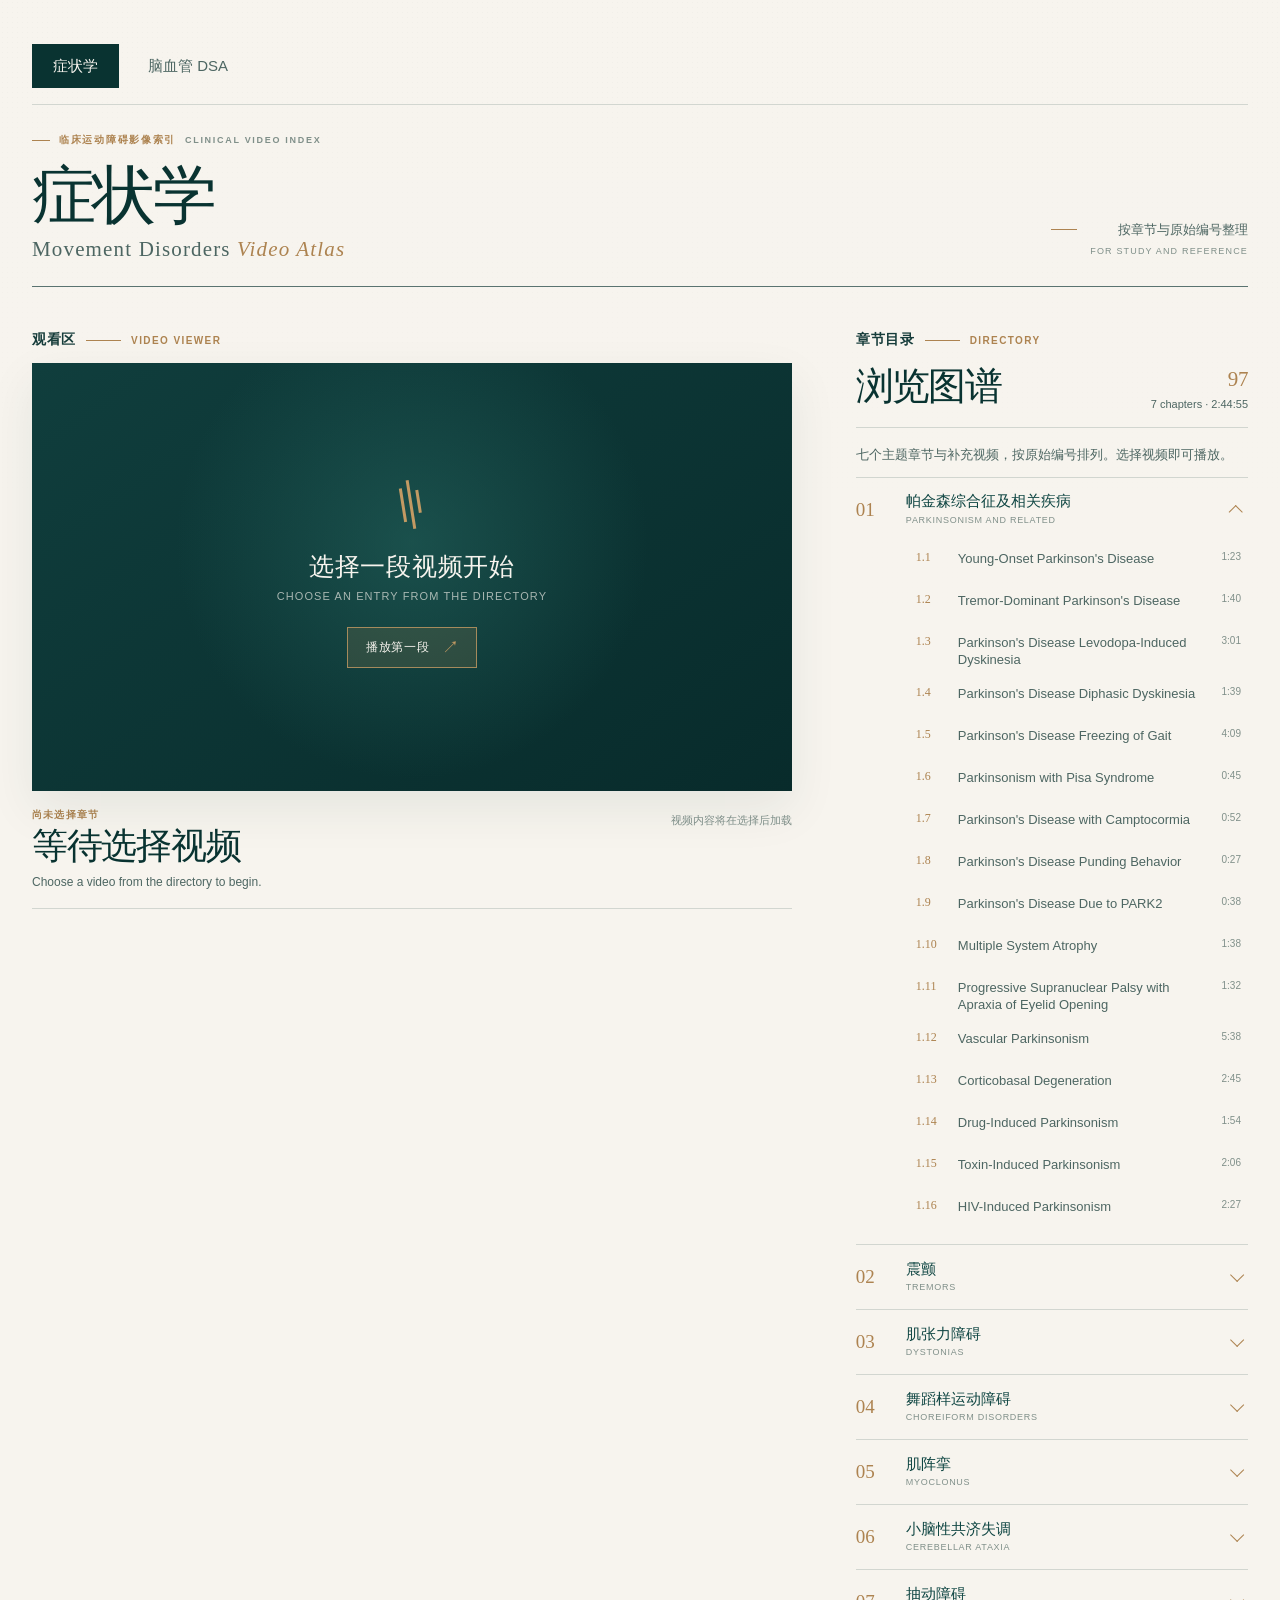
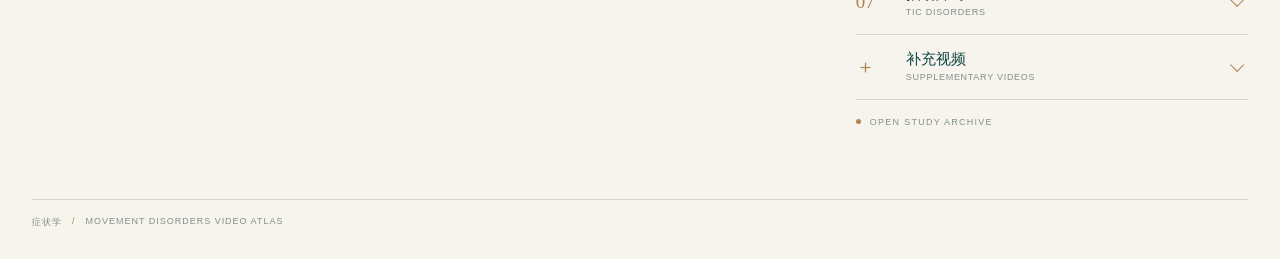
<file: index.html>
<!doctype html>
<html lang="zh-CN">
  <head>
    <meta charset="utf-8">
    <meta name="viewport" content="width=device-width, initial-scale=1">
    <meta name="theme-color" content="#f7f4ee">
    <meta name="description" content="症状学：按章节整理的临床运动障碍视频资料。">
    <title>症状学 · 临床视频资料</title>
    <link rel="icon" href="favicon.svg" type="image/svg+xml">
    <link rel="stylesheet" href="styles.css?v=20261109">
    <script defer src="library.js"></script>
    <script defer src="app.js?v=20261109"></script>
  </head>
  <body>
    <div class="site-shell">
      <header class="site-header">
        <nav class="collection-nav" aria-label="视频专题">
          <a href="./" aria-current="page">症状学</a>
          <a href="dsa.html">脑血管 DSA</a>
        </nav>
        <div class="eyebrow"><span class="eyebrow-mark" aria-hidden="true"></span>临床运动障碍影像索引 <span class="eyebrow-en">CLINICAL VIDEO INDEX</span></div>
        <div class="masthead-row">
          <div>
            <h1>症状学</h1>
            <p class="masthead-subtitle">Movement Disorders <em>Video Atlas</em></p>
          </div>
          <div class="header-note" aria-label="网站说明">
            <span class="note-line"></span>
            <p>按章节与原始编号整理<br><span>For study and reference</span></p>
          </div>
        </div>
        <div class="header-rule" aria-hidden="true"></div>
      </header>

      <main class="atlas-layout">
        <section class="player-panel" id="player-panel" aria-labelledby="player-heading">
          <div class="section-kicker"><span>观看区</span><span class="kicker-line" aria-hidden="true"></span><span>VIDEO VIEWER</span></div>
          <div class="player-frame" id="player-frame">
            <video id="video-player" controls playsinline preload="none" aria-label="视频播放器"></video>
            <div class="player-idle" id="player-idle">
              <div class="idle-glyph" aria-hidden="true"><span></span><span></span><span></span></div>
              <p class="idle-label">选择一段视频开始</p>
              <p class="idle-caption">Choose an entry from the directory</p>
              <button class="primary-button" id="play-first" type="button">播放第一段 <span aria-hidden="true">↗</span></button>
            </div>
            <div class="player-loading" id="player-loading" aria-hidden="true"><span class="spinner" aria-hidden="true"></span><span>正在载入视频…</span></div>
          </div>
          <div class="player-caption" aria-live="polite">
            <div class="player-caption-main">
              <p class="current-chapter" id="current-chapter">尚未选择章节</p>
              <h2 id="player-heading">等待选择视频</h2>
              <p class="player-original" id="player-original">Choose a video from the directory to begin.</p>
            </div>
            <p class="player-status" id="player-status" role="status">视频内容将在选择后加载</p>
          </div>
        </section>

        <aside class="directory-panel" aria-labelledby="directory-heading">
          <div class="directory-topline">
            <div>
              <div class="section-kicker"><span>章节目录</span><span class="kicker-line" aria-hidden="true"></span><span>DIRECTORY</span></div>
              <h2 id="directory-heading">浏览图谱</h2>
            </div>
            <div class="directory-stats" id="directory-stats" aria-label="目录统计"></div>
          </div>
          <p class="directory-intro">七个主题章节与补充视频，按原始编号排列。选择视频即可播放。</p>
          <nav class="chapter-directory" id="chapter-directory" aria-label="视频章节目录">
            <p class="directory-fallback" id="directory-fallback">目录正在准备…</p>
          </nav>
          <div class="directory-footer"><span class="brass-dot" aria-hidden="true"></span><span>open study archive</span></div>
        </aside>
      </main>

      <footer class="site-footer">
        <span>症状学</span><span class="footer-separator" aria-hidden="true">/</span><span>Movement Disorders Video Atlas</span>
      </footer>
    </div>
  </body>
</html>
</file>
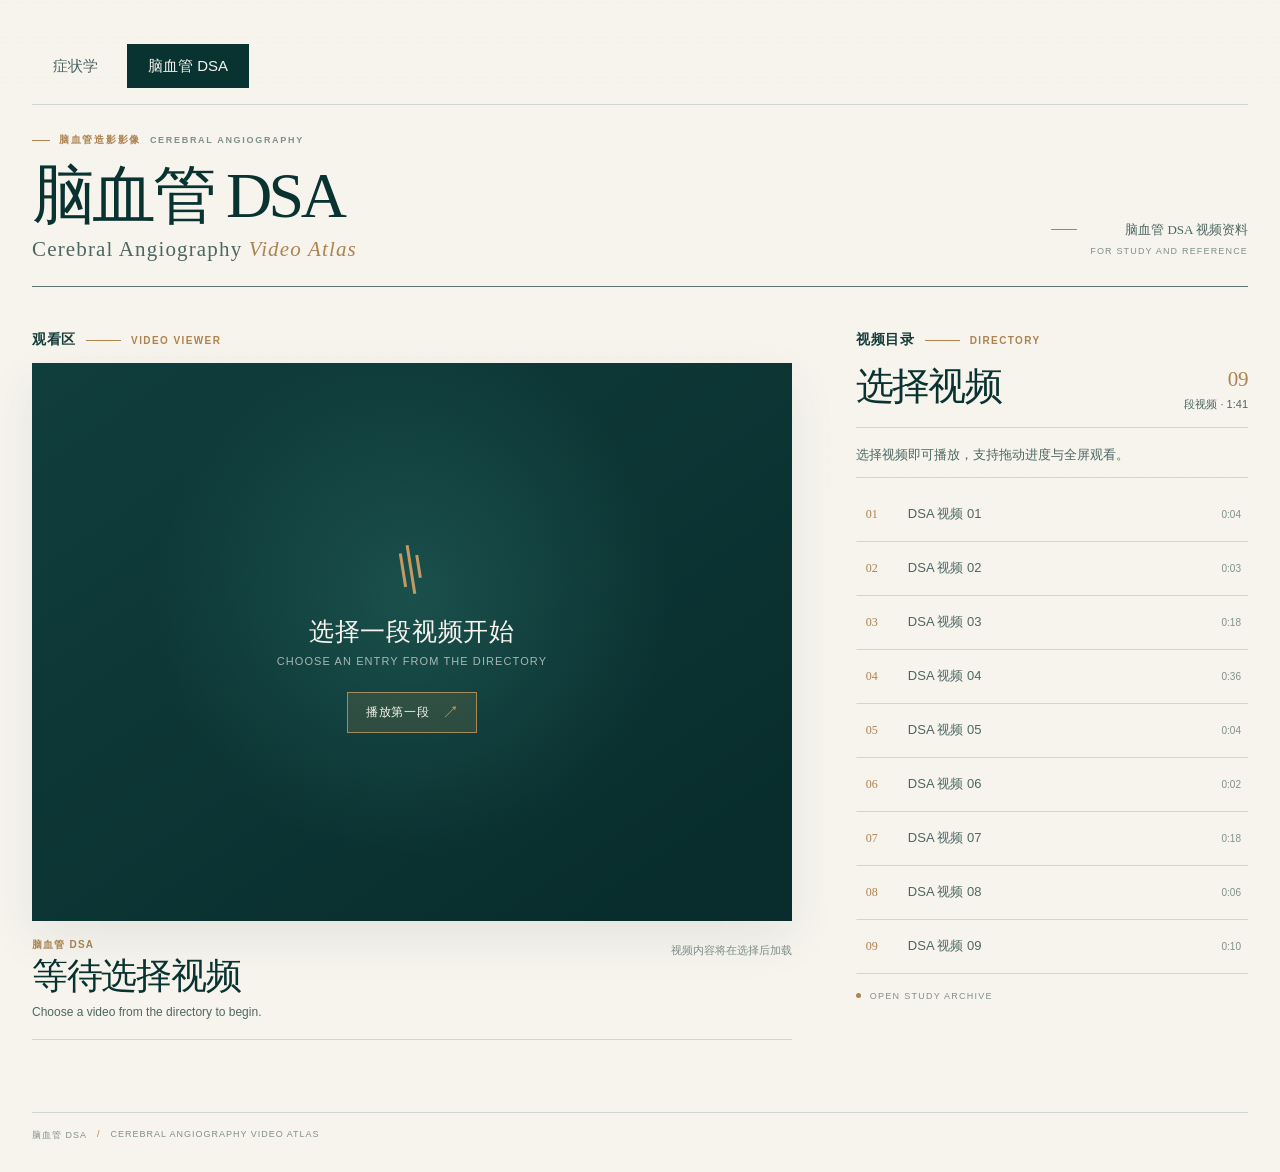
<file: dsa.html>
<!doctype html>
<html lang="zh-CN">
  <head>
    <meta charset="utf-8">
    <meta name="viewport" content="width=device-width, initial-scale=1">
    <meta name="theme-color" content="#f7f4ee">
    <meta name="description" content="脑血管 DSA 视频，选择条目即可在线播放。">
    <title>脑血管 DSA · 临床视频资料</title>
    <link rel="icon" href="favicon.svg" type="image/svg+xml">
    <link rel="stylesheet" href="styles.css?v=20261109">
    <script defer src="dsa-library.js"></script>
    <script defer src="app.js?v=20261109"></script>
  </head>
  <body class="dsa-page">
    <div class="site-shell">
      <header class="site-header">
        <nav class="collection-nav" aria-label="视频专题">
          <a href="./">症状学</a>
          <a href="dsa.html" aria-current="page">脑血管 DSA</a>
        </nav>
        <div class="eyebrow"><span class="eyebrow-mark" aria-hidden="true"></span>脑血管造影影像 <span class="eyebrow-en">CEREBRAL ANGIOGRAPHY</span></div>
        <div class="masthead-row">
          <div>
            <h1>脑血管 DSA</h1>
            <p class="masthead-subtitle">Cerebral Angiography <em>Video Atlas</em></p>
          </div>
          <div class="header-note" aria-label="网站说明">
            <span class="note-line"></span>
            <p>脑血管 DSA 视频资料<br><span>For study and reference</span></p>
          </div>
        </div>
        <div class="header-rule" aria-hidden="true"></div>
      </header>

      <main class="atlas-layout">
        <section class="player-panel" id="player-panel" aria-labelledby="player-heading">
          <div class="section-kicker"><span>观看区</span><span class="kicker-line" aria-hidden="true"></span><span>VIDEO VIEWER</span></div>
          <div class="player-frame" id="player-frame">
            <video id="video-player" controls playsinline preload="none" aria-label="视频播放器"></video>
            <div class="player-idle" id="player-idle">
              <div class="idle-glyph" aria-hidden="true"><span></span><span></span><span></span></div>
              <p class="idle-label">选择一段视频开始</p>
              <p class="idle-caption">Choose an entry from the directory</p>
              <button class="primary-button" id="play-first" type="button">播放第一段 <span aria-hidden="true">↗</span></button>
            </div>
            <div class="player-loading" id="player-loading" aria-hidden="true"><span class="spinner" aria-hidden="true"></span><span>正在载入视频…</span></div>
          </div>
          <div class="player-caption" aria-live="polite">
            <div class="player-caption-main">
              <p class="current-chapter" id="current-chapter">脑血管 DSA</p>
              <h2 id="player-heading">等待选择视频</h2>
              <p class="player-original" id="player-original">Choose a video from the directory to begin.</p>
            </div>
            <p class="player-status" id="player-status" role="status">视频内容将在选择后加载</p>
          </div>
        </section>

        <aside class="directory-panel" aria-labelledby="directory-heading">
          <div class="directory-topline">
            <div>
              <div class="section-kicker"><span>视频目录</span><span class="kicker-line" aria-hidden="true"></span><span>DIRECTORY</span></div>
              <h2 id="directory-heading">选择视频</h2>
            </div>
            <div class="directory-stats" id="directory-stats" aria-label="视频统计"></div>
          </div>
          <p class="directory-intro">选择视频即可播放，支持拖动进度与全屏观看。</p>
          <nav class="chapter-directory" id="chapter-directory" aria-label="脑血管 DSA 视频目录">
            <p class="directory-fallback" id="directory-fallback">目录正在准备…</p>
          </nav>
          <div class="directory-footer"><span class="brass-dot" aria-hidden="true"></span><span>open study archive</span></div>
        </aside>
      </main>

      <footer class="site-footer">
        <span>脑血管 DSA</span><span class="footer-separator" aria-hidden="true">/</span><span>Cerebral Angiography Video Atlas</span>
      </footer>
    </div>
  </body>
</html>
</file>
<file: styles.css>
:root {
  --paper: #f7f4ee;
  --paper-deep: #ece7dc;
  --ink: #173d3b;
  --ink-soft: #4d6662;
  --ink-faint: #80908a;
  --teal: #0e4542;
  --teal-dark: #093331;
  --brass: #ad8350;
  --brass-light: #c39a63;
  --line: rgba(23, 61, 59, 0.16);
  --shadow: 0 18px 45px rgba(23, 61, 59, 0.08);
  --display: "Iowan Old Style", "Baskerville", "Songti SC", "STSong", serif;
  --body: "Aptos", "Segoe UI", "Noto Sans SC", "Microsoft YaHei", sans-serif;
}

* { box-sizing: border-box; }

html { scroll-behavior: smooth; }

body {
  margin: 0;
  color: var(--ink);
  background: var(--paper);
  font-family: var(--body);
  -webkit-font-smoothing: antialiased;
}

body::before {
  position: fixed;
  inset: 0;
  z-index: -1;
  pointer-events: none;
  content: "";
  opacity: .38;
  background-image: radial-gradient(rgba(14, 69, 66, .07) .6px, transparent .6px);
  background-size: 5px 5px;
  mask-image: linear-gradient(to bottom, black, transparent 78%);
}

button, video { font: inherit; }

button { color: inherit; }

.site-shell {
  width: min(1380px, calc(100% - 64px));
  margin: 0 auto;
  padding: 44px 0 30px;
}

.site-header { animation: rise-in .7s ease-out both; }

.collection-nav {
  display: flex;
  flex-wrap: wrap;
  gap: 8px;
  margin-bottom: 28px;
  padding-bottom: 16px;
  border-bottom: 1px solid var(--line);
}
.collection-nav a {
  display: inline-flex;
  align-items: center;
  min-height: 44px;
  padding: 9px 20px;
  border: 1px solid transparent;
  color: var(--ink-soft);
  font-size: 15px;
  text-decoration: none;
}
.collection-nav a:hover { color: var(--teal-dark); background: var(--paper-deep); }
.collection-nav a[aria-current="page"] { color: var(--paper); background: var(--teal-dark); border-color: var(--teal-dark); }

.eyebrow {
  display: flex;
  align-items: center;
  gap: 9px;
  color: var(--brass);
  font-size: 10px;
  font-weight: 700;
  letter-spacing: .17em;
  text-transform: uppercase;
}

.eyebrow-mark { width: 18px; height: 1px; background: var(--brass); }

.eyebrow-en { color: var(--ink-faint); font-size: 9px; font-weight: 600; }

.masthead-row {
  display: flex;
  align-items: end;
  justify-content: space-between;
  gap: 32px;
  padding: 18px 0 24px;
}

h1, h2, p { margin: 0; }

h1 {
  color: var(--teal-dark);
  font-family: var(--display);
  font-size: clamp(38px, 5vw, 68px);
  font-weight: 500;
  letter-spacing: -.055em;
  line-height: .96;
}

.masthead-subtitle {
  margin-top: 11px;
  color: var(--ink-soft);
  font-family: var(--display);
  font-size: clamp(16px, 1.7vw, 21px);
  letter-spacing: .055em;
}

.masthead-subtitle em { color: var(--brass); font-style: italic; }

.header-note {
  display: flex;
  align-items: flex-start;
  gap: 13px;
  padding-bottom: 3px;
  color: var(--ink-soft);
  font-family: var(--display);
  font-size: 13px;
  line-height: 1.5;
  text-align: right;
}

.header-note span:not(.note-line) { color: var(--ink-faint); font-family: var(--body); font-size: 9px; letter-spacing: .13em; text-transform: uppercase; }
.note-line { display: block; width: 26px; height: 1px; margin-top: 9px; background: var(--brass); }
.header-rule { width: 100%; height: 1px; background: var(--ink); opacity: .7; }

.atlas-layout {
  display: grid;
  grid-template-columns: minmax(0, 1.55fr) minmax(320px, .8fr);
  gap: clamp(34px, 5vw, 86px);
  align-items: start;
  padding-top: 44px;
}

.player-panel { position: sticky; top: 24px; min-width: 0; animation: rise-in .7s .12s ease-out both; }
.directory-panel { min-width: 0; animation: rise-in .7s .22s ease-out both; }

.section-kicker {
  display: flex;
  align-items: center;
  gap: 10px;
  color: var(--brass);
  font-size: 10px;
  font-weight: 700;
  letter-spacing: .14em;
  text-transform: uppercase;
}

.section-kicker span:first-child { color: var(--ink); font-family: var(--display); font-size: 14px; font-weight: 600; letter-spacing: .05em; text-transform: none; }
.kicker-line { width: 35px; height: 1px; background: var(--brass); }

.player-frame {
  position: relative;
  aspect-ratio: 16 / 9;
  margin-top: 14px;
  overflow: hidden;
  background: var(--teal-dark);
  box-shadow: var(--shadow);
}

.player-frame::after {
  position: absolute;
  inset: 0;
  z-index: 1;
  pointer-events: none;
  content: "";
  border: 1px solid rgba(255,255,255,.18);
}

#video-player {
  display: block;
  width: 100%;
  height: 100%;
  background: var(--teal-dark);
  object-fit: contain;
}

.player-idle {
  position: absolute;
  inset: 0;
  z-index: 2;
  display: flex;
  flex-direction: column;
  align-items: center;
  justify-content: center;
  padding: 22px;
  color: var(--paper);
  text-align: center;
  background: radial-gradient(circle at 50% 42%, rgba(38, 103, 96, .54), transparent 52%), linear-gradient(145deg, #103e3d, #082b2b);
  transition: opacity .25s ease, visibility .25s ease;
}

.player-idle.is-hidden { opacity: 0; visibility: hidden; pointer-events: none; }

.idle-glyph { display: flex; gap: 5px; margin-bottom: 21px; transform: rotate(-9deg); }
.idle-glyph span { display: block; width: 3px; height: 34px; background: var(--brass-light); }
.idle-glyph span:nth-child(2) { height: 49px; margin-top: -7px; }
.idle-glyph span:nth-child(3) { height: 23px; margin-top: 4px; }
.idle-label { font-family: var(--display); font-size: clamp(18px, 2vw, 25px); letter-spacing: .03em; }
.idle-caption { margin-top: 7px; color: rgba(247,244,238,.65); font-size: 11px; letter-spacing: .1em; text-transform: uppercase; }

.primary-button {
  display: inline-flex;
  align-items: center;
  gap: 13px;
  margin-top: 25px;
  padding: 11px 16px 11px 18px;
  border: 1px solid rgba(195,154,99,.8);
  color: var(--paper);
  background: rgba(173,131,80,.18);
  font-size: 12px;
  letter-spacing: .05em;
  cursor: pointer;
  transition: background .2s ease, border-color .2s ease, transform .2s ease;
}

.primary-button span { color: var(--brass-light); font-size: 17px; line-height: 1; }
.primary-button:hover { border-color: var(--brass-light); background: rgba(173,131,80,.32); transform: translateY(-2px); }

.player-loading {
  position: absolute;
  right: 16px;
  bottom: 44px;
  z-index: 3;
  display: flex;
  align-items: center;
  gap: 8px;
  padding: 7px 10px;
  color: var(--paper);
  background: rgba(9, 51, 49, .82);
  font-size: 11px;
  opacity: 0;
  visibility: hidden;
  transition: opacity .2s ease;
}

.player-loading.is-visible { opacity: 1; visibility: visible; }
.spinner { width: 11px; height: 11px; border: 1px solid rgba(247,244,238,.35); border-top-color: var(--brass-light); border-radius: 50%; animation: spin .8s linear infinite; }

.player-caption {
  display: flex;
  align-items: flex-start;
  justify-content: space-between;
  gap: 25px;
  padding: 17px 0 0;
  border-bottom: 1px solid var(--line);
}

.current-chapter { color: var(--brass); font-size: 10px; font-weight: 700; letter-spacing: .12em; text-transform: uppercase; }
.player-caption h2 { margin-top: 5px; color: var(--teal-dark); font-family: var(--display); font-size: clamp(23px, 2.8vw, 36px); font-weight: 500; letter-spacing: -.035em; line-height: 1.08; }
.player-original { margin-top: 8px; padding-bottom: 17px; color: var(--ink-soft); font-size: 12px; line-height: 1.45; }
.player-status { flex: 0 0 auto; max-width: 205px; padding-top: 5px; color: var(--ink-faint); font-size: 11px; line-height: 1.45; text-align: right; }
.player-status.is-error { color: #a5493e; }

.directory-topline { display: flex; align-items: end; justify-content: space-between; gap: 16px; padding-bottom: 15px; border-bottom: 1px solid var(--line); }
.directory-topline h2 { margin-top: 12px; color: var(--teal-dark); font-family: var(--display); font-size: clamp(27px, 3vw, 38px); font-weight: 500; letter-spacing: -.045em; }
.directory-stats { color: var(--ink-soft); font-size: 11px; line-height: 1.5; text-align: right; white-space: nowrap; }
.directory-stats strong { display: block; color: var(--brass); font-family: var(--display); font-size: 21px; font-weight: 500; letter-spacing: -.02em; }
.directory-intro { max-width: 390px; padding: 17px 0 11px; color: var(--ink-soft); font-family: var(--display); font-size: 13px; line-height: 1.55; }

.chapter-directory { border-top: 1px solid var(--line); }
.chapter { border-bottom: 1px solid var(--line); }
.chapter summary { list-style: none; cursor: pointer; }
.chapter summary::-webkit-details-marker { display: none; }
.chapter-summary {
  display: grid;
  grid-template-columns: 38px minmax(0, 1fr) 18px;
  gap: 12px;
  align-items: center;
  min-height: 64px;
  padding: 10px 0;
  transition: color .2s ease;
}

.chapter summary:hover .chapter-title, .chapter summary:focus-visible .chapter-title { color: var(--brass); }
.chapter-number { color: var(--brass); font-family: var(--display); font-size: 19px; font-weight: 500; }
.chapter-title { color: var(--teal); font-family: var(--display); font-size: 15px; line-height: 1.18; transition: color .2s ease; }
.chapter-title small { display: block; margin-top: 4px; color: var(--ink-faint); font-family: var(--body); font-size: 9px; letter-spacing: .08em; text-transform: uppercase; }
.chapter-chevron { position: relative; width: 10px; height: 10px; border-right: 1px solid var(--brass); border-bottom: 1px solid var(--brass); transform: rotate(45deg) translateY(-3px); transition: transform .2s ease; }
.chapter[open] .chapter-chevron { transform: rotate(225deg) translate(-2px, -1px); }

.video-list { margin: 0 0 12px 50px; padding: 0; list-style: none; }
.video-list li { margin: 0; }
.video-entry {
  display: grid;
  grid-template-columns: 42px minmax(0, 1fr) auto;
  gap: 9px;
  width: 100%;
  min-height: 42px;
  padding: 8px 7px 8px 0;
  border: 0;
  border-left: 1px solid transparent;
  color: var(--ink-soft);
  background: transparent;
  text-align: left;
  cursor: pointer;
  transition: background .18s ease, color .18s ease, border-color .18s ease;
}

.video-entry:hover { color: var(--teal-dark); background: rgba(173,131,80,.08); }
.video-entry.is-current { border-left-color: var(--brass); color: var(--teal-dark); background: rgba(173,131,80,.13); }
.video-index { padding-left: 9px; color: var(--brass); font-family: var(--display); font-size: 12px; font-variant-numeric: tabular-nums; }
.video-copy { min-width: 0; font-size: 13px; line-height: 1.35; }
.video-title { display: block; overflow-wrap: anywhere; }
.video-entry.is-current .video-title { font-weight: 600; }
.video-duration { align-self: start; padding-top: 1px; color: var(--ink-faint); font-size: 10px; font-variant-numeric: tabular-nums; }

.directory-fallback { padding: 30px 0; color: var(--ink-faint); font-size: 12px; }
.directory-footer { display: flex; align-items: center; gap: 9px; padding-top: 17px; color: var(--ink-faint); font-size: 9px; letter-spacing: .14em; text-transform: uppercase; }
.brass-dot { width: 5px; height: 5px; background: var(--brass); border-radius: 50%; }

.site-footer { display: flex; gap: 10px; margin-top: 72px; padding-top: 16px; border-top: 1px solid var(--line); color: var(--ink-faint); font-size: 9px; letter-spacing: .11em; text-transform: uppercase; }
.footer-separator { color: var(--brass); }

:focus-visible { outline: 2px solid var(--brass); outline-offset: 4px; }

@keyframes rise-in { from { opacity: 0; transform: translateY(12px); } to { opacity: 1; transform: translateY(0); } }
@keyframes spin { to { transform: rotate(360deg); } }

@media (max-width: 900px) {
  .site-shell { width: min(100% - 40px, 700px); padding-top: 30px; }
  .atlas-layout { grid-template-columns: 1fr; gap: 42px; padding-top: 34px; }
  .directory-panel { order: 2; }
  .player-panel { order: 1; }
  .site-footer { margin-top: 48px; }
}

@media (max-width: 560px) {
  .site-shell { width: min(100% - 28px, 490px); padding-top: 23px; }
  .eyebrow { font-size: 9px; letter-spacing: .11em; }
  .eyebrow-en { display: none; }
  .masthead-row { align-items: start; padding: 16px 0 19px; }
  h1 { font-size: clamp(36px, 11vw, 54px); }
  .masthead-subtitle { margin-top: 8px; font-size: 15px; }
  .header-note { display: none; }
  .atlas-layout { gap: 33px; padding-top: 29px; }
  .player-frame { margin-top: 11px; }
  .player-caption { display: block; padding-top: 14px; }
  .player-caption h2 { font-size: 28px; }
  .player-status { max-width: none; padding: 0 0 13px; text-align: left; }
  .directory-topline { align-items: start; }
  .directory-topline h2 { font-size: 31px; }
  .directory-intro { font-size: 12px; }
  .video-list { margin-left: 44px; }
  .video-entry { grid-template-columns: 37px minmax(0, 1fr) auto; }
  .chapter-summary { grid-template-columns: 32px minmax(0, 1fr) 16px; gap: 10px; min-height: 59px; }
  .chapter-number { font-size: 17px; }
  .chapter-title { font-size: 14px; }
  .site-footer { margin-top: 40px; font-size: 8px; }
}

@media (max-width: 360px) {
  .player-idle { padding: 14px; }
  .idle-glyph { margin-bottom: 12px; transform: rotate(-9deg) scale(.8); }
  .idle-caption { margin-top: 4px; font-size: 9px; }
  .primary-button { margin-top: 14px; padding: 8px 12px 8px 14px; font-size: 11px; }
}

@media (max-width: 900px) {
  .player-panel { position: static; }
}

@media (prefers-reduced-motion: reduce) {
  *, *::before, *::after { scroll-behavior: auto !important; animation-duration: .01ms !important; transition-duration: .01ms !important; }
}

.video-list.video-list-flat { margin: 10px 0 0; }
.video-list-flat .video-entry { min-height: 54px; align-items: center; border-bottom: 1px solid var(--line); }
.video-list-flat .video-duration { align-self: center; }

.dsa-page .player-frame { aspect-ratio: auto; height: min(62svh, 640px); min-height: 240px; }
</file>
